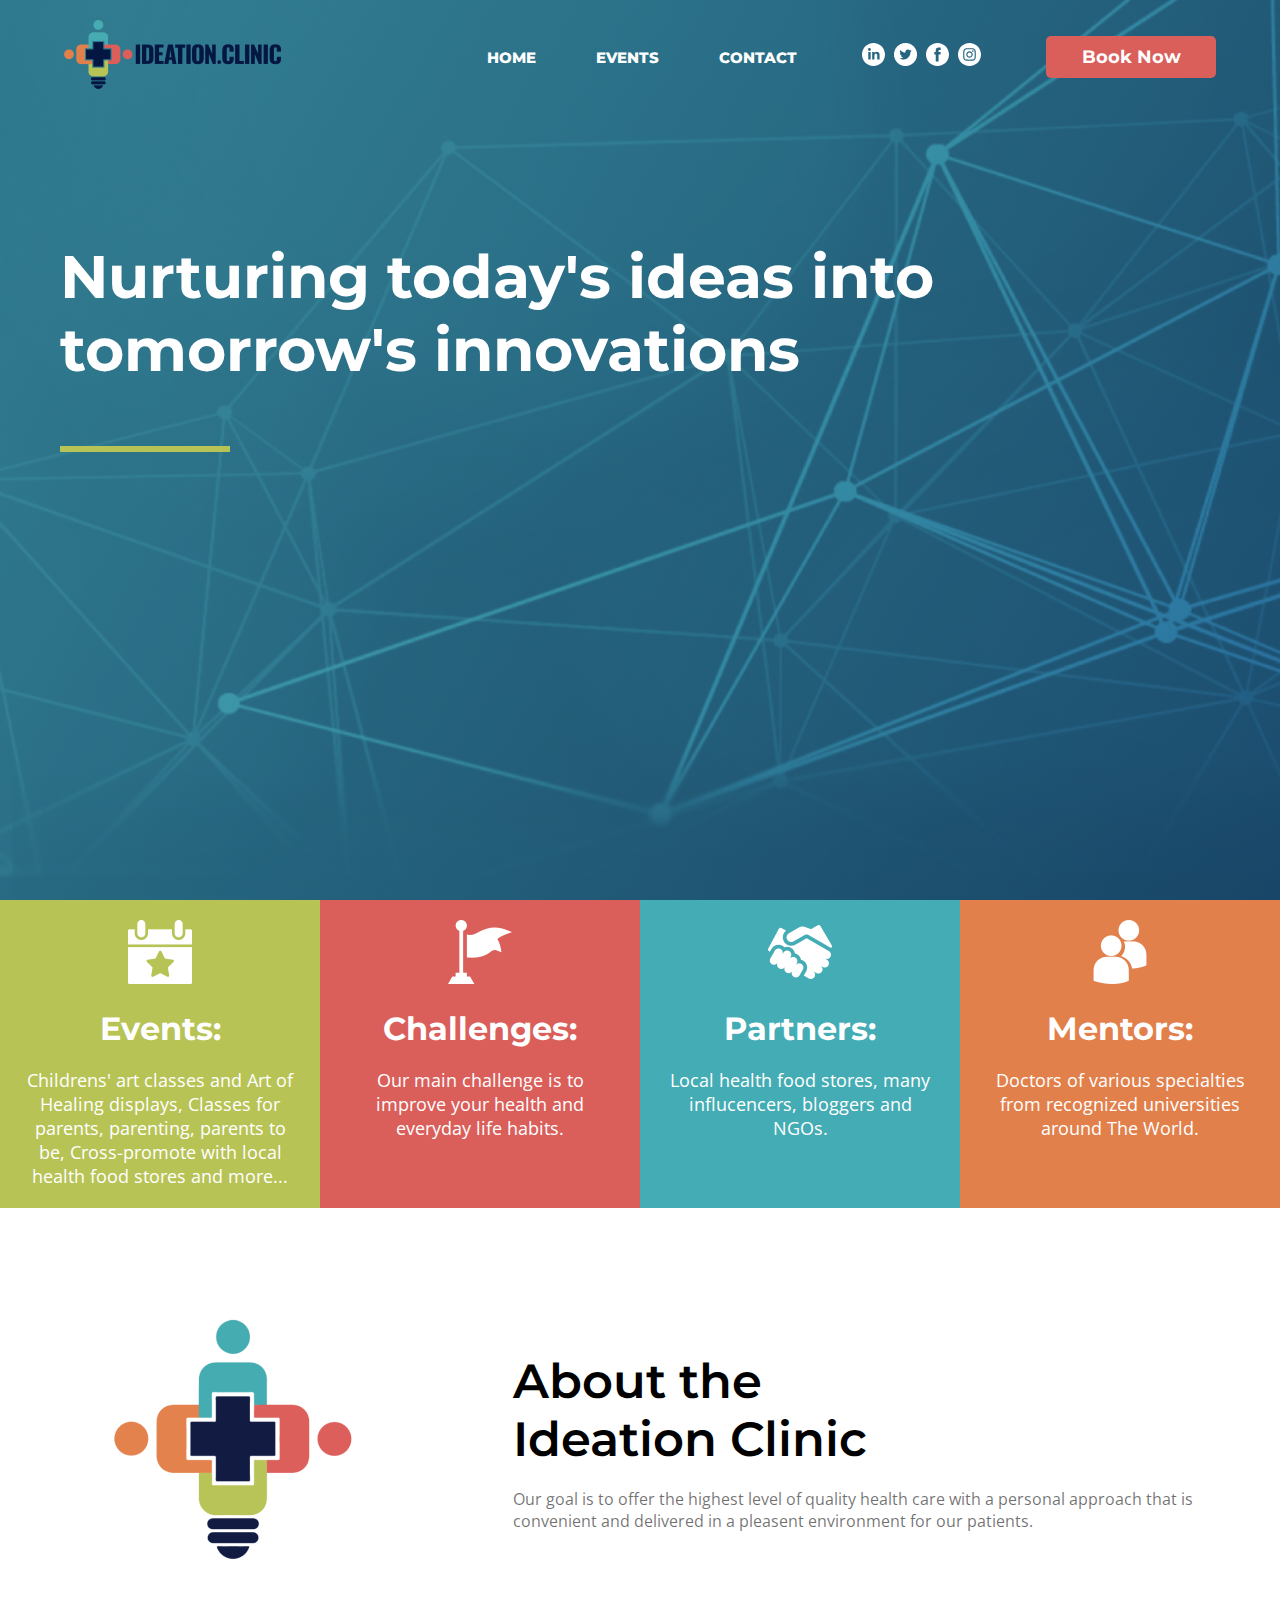
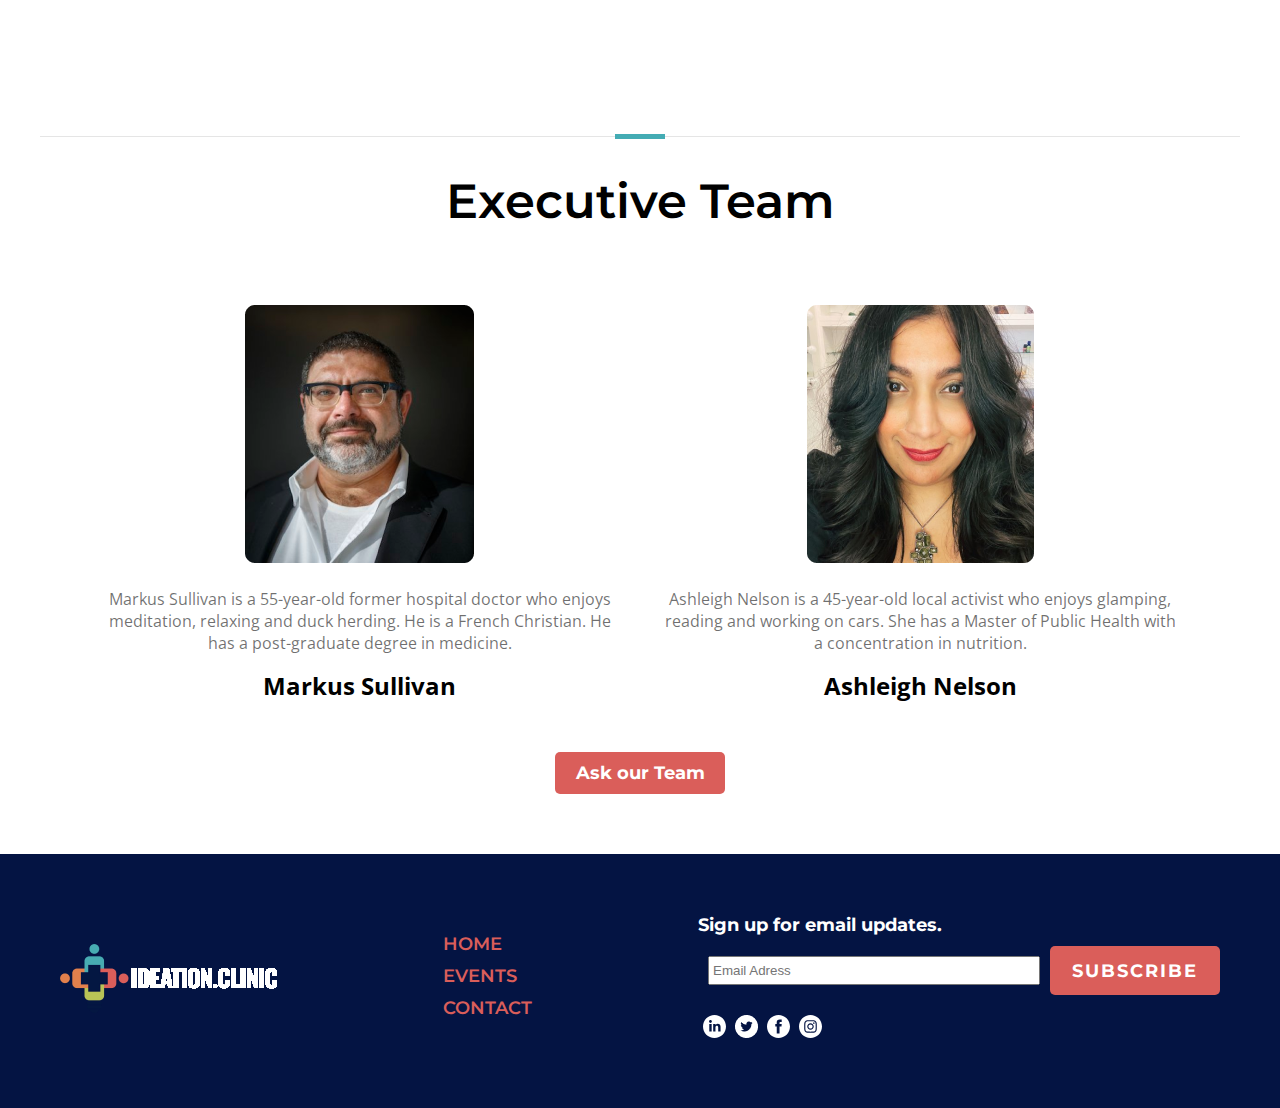
<file: index.html>
<!DOCTYPE html>
<html lang="en">
<head>
    <meta charset="UTF-8">
    <meta http-equiv="X-UA-Compatible" content="IE=edge">
    <meta name="viewport" content="width=device-width, initial-scale=1.0">
    <link rel="preconnect" href="https://fonts.googleapis.com">
    <link rel="preconnect" href="https://fonts.gstatic.com" crossorigin>
    <link href="https://fonts.googleapis.com/css2?family=Montserrat:wght@400;600;700;800&family=Open+Sans&display=swap" rel="stylesheet">
    <!-- prva tri linka su dodati fontovi -->
    <link rel="stylesheet" href="style/pc-style.css">
    <link rel="stylesheet" href="style/tablet-style.css">
    <link rel="stylesheet" href="style/landscape-mobile-style.css">
    <link rel="stylesheet" href="style/mobile-style.css">
    <link rel="stylesheet" href="style/nav.css">
    <!-- linkovani css fajlovi -->
    <link rel="shortcut icon" href="style/slike/about-logo.png" type="image/x-icon">
    <title>Ideation Clinic</title>
</head>
<body>
    <!-- meni se nalazi u hederu -->
    <header>
        <nav class="navbar">
            <a href="#" class="nav-logo"><img class="nav-img" src="style/slike/menu-logo.png" alt="logo"></a>
            <ul class="nav-menu">
            <li class="nav-item">
                <a href="index.html" class="nav-link">HOME</a>
            </li>
            <li class="nav-item">
                <a href="events.html" class="nav-link">EVENTS</a>
            </li>
            <li class="nav-item">
                <a href="contact.html" class="nav-link">CONTACT</a>
            </li>
            <li><div class="nav-content">
                <div class="soc-media nav-soc">
                    <a href="https://www.linkedin.com/" class="soc-link"><img src="style/slike/in.svg" alt="in"></a>
                    <a href="https://twitter.com/i/flow/login" class="soc-link"><img src="style/slike/tw.png" alt="tw"></a>
                    <a href="https://www.facebook.com/" class="soc-link"><img src="style/slike/fb.svg" alt="fb"></a>
                    <a href="https://www.instagram.com/" class="soc-link"><img src="style/slike/ig.svg" alt="ig"></a>
                </div>
            </li>
            <li>
                <a class="nav-btn" href="booknow.html">
                    <div class="nav-btn-content"><p class="btn-text">Book Now</p></div>
                </a>
            </li>
            </ul>
            <div class="hamburger">
                <div class="bar"></div>
                <div class="bar"></div>
                <div class="bar"></div>
            </div>
        </nav>
    </header>
    <section class="hero-section">
        <div class="container">
            <h1 class="hero-heading">
                Nurturing today's ideas into tomorrow's innovations
            </h1>
            <div class="heading-underline"></div>
        </div>
    </section>
    
    
    <section class="features-section">
            <div class="f-content-wrapper">
                <div class="f-content green">
                    <img class="f-img" src="style/slike/calendar-icon.png" alt="calendar">
                    <h3 class="f-heading">Events:</h3>
                    <p class="f-paragraph">Childrens' art classes and Art of Healing displays, Classes for parents, parenting, parents to be, Cross-promote with local health food stores and more...</p>
                </div>

                <div class="f-content red">
                    <img class="f-img" src="style/slike/flag-icon.png" alt="flag">
                    <h3 class="f-heading">Challenges:</h3>
                    <p class="f-paragraph">Our main challenge is to improve your health and everyday life habits.</p>
                </div>
            </div>
            <div class="f-content-wrapper"> 
                <div class="f-content blue">
                    <img class="f-img" src="style/slike/deal-icon.png" alt="deal">
                    <h3 class="f-heading">Partners:</h3>
                    <p class="f-paragraph">Local health food stores, many influcencers, bloggers and NGOs.</p>
                </div>

            <div class="f-content orange">
                <img class="f-img" src="style/slike/people-icon.png" alt="people">
                <h3 class="f-heading">Mentors:</h3>
                <p class="f-paragraph">Doctors of various specialties from recognized universities around The World.</p>
            </div>
        </div>   
    </section>
    
    
    <section class="all-section">
        <div class="container about-div">
            <div class="about-img-wrapper"><img class="about-img" src="style/slike/about-logo.png" alt="logo"></div>
            <div class="about-content">
                <h2 class="section-heading about-heading">About the Ideation Clinic</h2>
                <p>Our goal is to offer the highest level of quality health care with a personal approach that is convenient and delivered in a pleasent environment for our patients.</p>
            </div>
        </div>
    </section>
    
    
    <section class="all-section executive-team">
        <div class="line-wrapper center"><div class="line-notch"></div></div>
        <div class="container exe-container">
            <h2 class="section-heading exe-heading">Executive Team</h2>
            <div class="exe-content-wrapper">
                <div class="exe-content">
                    <img class="exe-img" src="style/slike/person1.png" alt="person1">
                    <p>Markus Sullivan is a 55-year-old former hospital doctor who enjoys meditation, relaxing and duck herding. He is a French Christian. He has a post-graduate degree in medicine.</p>
                    <h3 class="exe-content-heading">Markus Sullivan</h3>
                    </div>
                <div class="exe-content">
                    <img class="exe-img" src="style/slike/person2.png" alt="person2">
                    <p>Ashleigh Nelson is a 45-year-old local activist who enjoys glamping, reading and working on cars. She has a Master of Public Health with a concentration in nutrition.</p>
                    <h3 class="exe-content-heading">Ashleigh Nelson</h3>
                </div>
            </div>
            
                <a class="main-btn exe-btn" href="contact.html">
                    <p class="btn-text">Ask our Team</p>
                </a>
        </div>
    </section>

    <footer class="all-section">
        <div class="container footer-cnt">
            <div class="img-wrapper"><img src="style/slike/footer-logo.png" alt="logo"></div>
            <div class="footer-menu">
                <a href="index.html" class="footer-link">HOME</a>
                <a href="events.html" class="footer-link">EVENTS</a>
                <a href="contact.html" class="footer-link">CONTACT</a>
            </div>
            <div class="subscribe">
                <form>
                    <label class="footer-label" for="email">Sign up for email updates.</label>
                    <div class="form-input-div">
                        <input id="subscribe-mail" class="email-input" type="text" name="email" placeholder="Email Adress">
                        <button id="submit" class="main-btn" type="submit">SUBSCRIBE</button>
                    </div>
                </form>
                <div class="soc-media foot-soc">
                    <a href="https://www.linkedin.com/" class="soc-link"><img src="style/slike/in.svg" alt="in"></a>
                    <a href="https://twitter.com/i/flow/login" class="soc-link"><img src="style/slike/tw.png" alt="tw"></a>
                    <a href="https://www.facebook.com/" class="soc-link"><img src="style/slike/fb.svg" alt="fb"></a>
                    <a href="https://www.instagram.com/" class="soc-link"><img src="style/slike/ig.svg" alt="ig"></a>
                </div>
            </div>
        </div>
    </footer>
    <script src="script/nav.js"></script>
    <script src="script/submit.js"></script>
</body>
</html>
</file>
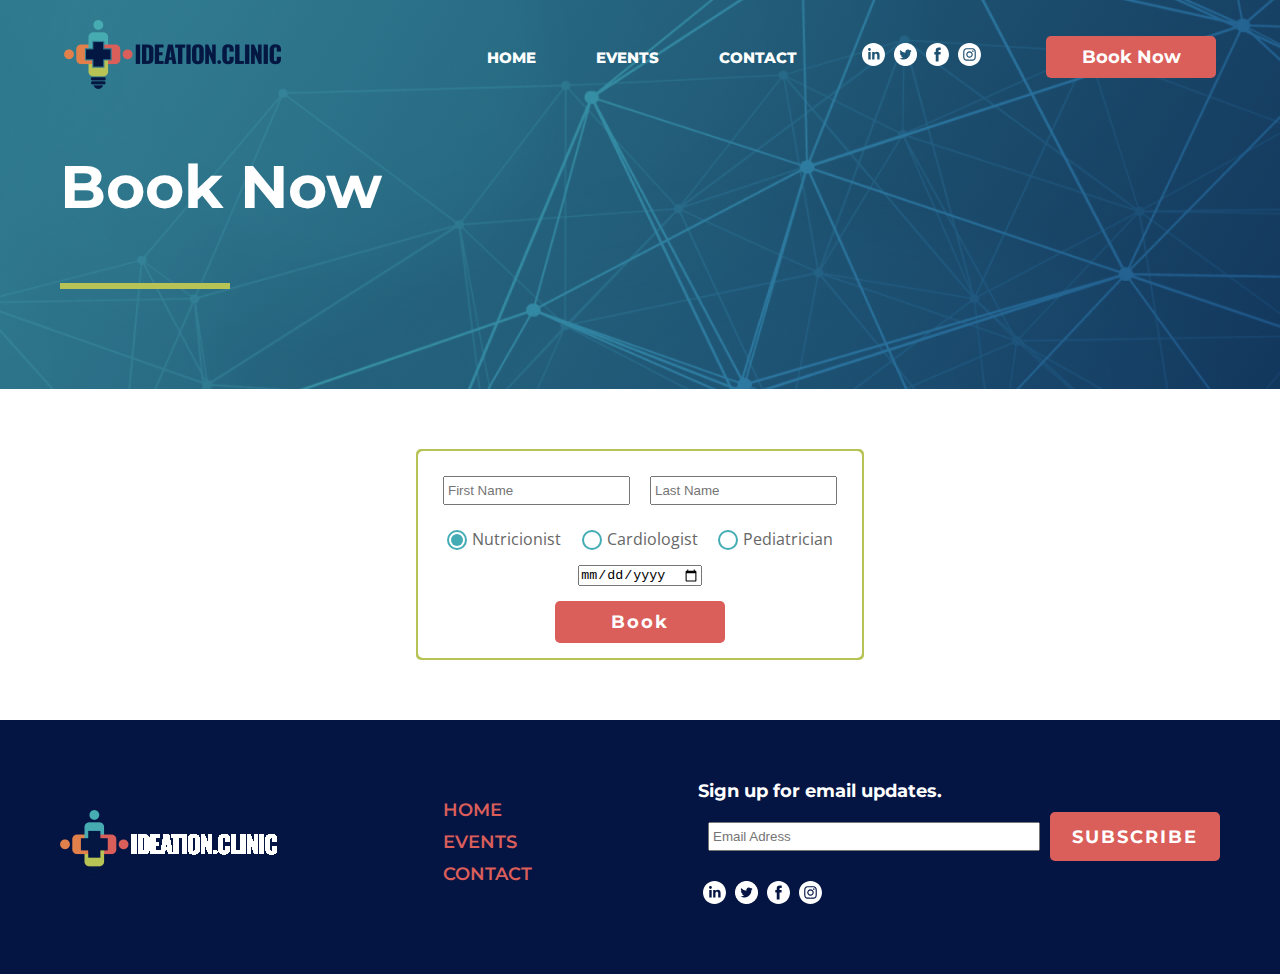
<file: booknow.html>
<!DOCTYPE html>
<html lang="en">
<head>
    <meta charset="UTF-8">
    <meta http-equiv="X-UA-Compatible" content="IE=edge">
    <meta name="viewport" content="width=device-width, initial-scale=1.0">
    <link rel="preconnect" href="https://fonts.googleapis.com">
    <link rel="preconnect" href="https://fonts.gstatic.com" crossorigin>
    <link href="https://fonts.googleapis.com/css2?family=Montserrat:wght@400;600;700;800&family=Open+Sans&display=swap" rel="stylesheet">
    <!-- prva tri linka su dodati fontovi -->
    <link rel="stylesheet" href="style/pc-style.css">
    <link rel="stylesheet" href="style/tablet-style.css">
    <link rel="stylesheet" href="style/landscape-mobile-style.css">
    <link rel="stylesheet" href="style/mobile-style.css">
    <link rel="stylesheet" href="style/nav.css">
    <!-- linkovani css fajlovi -->
    <link rel="shortcut icon" href="style/slike/about-logo.png" type="image/x-icon">
    <title>Book an appointment</title>
</head>
<body>
    <header>
        <nav class="navbar">
            <a href="index.html" class="nav-logo"><img class="nav-img" src="style/slike/menu-logo.png" alt="logo"></a>
            <ul class="nav-menu">
            <li class="nav-item">
                <a href="index.html" class="nav-link">HOME</a>
            </li>
            <li class="nav-item">
                <a href="events.html" class="nav-link">EVENTS</a>
            </li>
            <li class="nav-item">
                <a href="contact.html" class="nav-link">CONTACT</a>
            </li>
            <li><div class="nav-content">
                <div class="soc-media nav-soc">
                    <a href="https://www.linkedin.com/" class="soc-link"><img src="style/slike/in.svg" alt="in"></a>
                    <a href="https://twitter.com/i/flow/login" class="soc-link"><img src="style/slike/tw.png" alt="tw"></a>
                    <a href="https://www.facebook.com/" class="soc-link"><img src="style/slike/fb.svg" alt="fb"></a>
                    <a href="https://www.instagram.com/" class="soc-link"><img src="style/slike/ig.svg" alt="ig"></a>
                </div>
            </li>
            <li>
                <a class="nav-btn" href="booknow.html">
                    <div class="nav-btn-content"><p class="btn-text">Book Now</p></div>
                </a>
            </li>
            </ul>
            <div class="hamburger">
                <div class="bar"></div>
                <div class="bar"></div>
                <div class="bar"></div>
            </div>
        </nav>
    </header>
    <section class="secondary-hero-section">
        <div class="container">
            <h1 class="hero-heading">Book Now</h1>
            <div class="heading-underline"></div>
        </div>
    </section>
    <section class=" all-section book-section">
        <div class="container form-cnt">
            <div class="form-wrapper">
            <form class="form">
                <div class="name-wrapper"><input id="name" type="text" name="name" placeholder="First Name">
                <input id="surname" type="text" name="surname" placeholder="Last Name"></div>
                <div class="doctors">
                    <div class="radio-item">
                        <input type="radio" id="nutricionist" name="doctortype" value="Nutricionist" checked="checked">
                        <label for="nutricionist">Nutricionist</label>
                    </div>
                    <div class="radio-item">
                        <input type="radio" id="cardiologist" name="doctortype" value="Cardiologist">
                        <label for="cardiologist">Cardiologist</label>
                    </div>
                    <div class="radio-item">
                        <input type="radio" id="pediatrician" name="doctortype" value="Pediatrician">
                        <label for="pediatrician">Pediatrician</label>
                    </div>
                </div>
                <div class="date-picker">
                    <input style="display: block;" type="date" name="appointment" id="appointment">
                </div>
                <div class="btn-wrapper">
                    <button type="submit" id="book-btn" class="main-btn">Book</button>
                </div>
            </form>
            </div>
        </div>
    </section>
    <footer class="all-section">
        <div class="container footer-cnt">
            <div class="img-wrapper"><img src="style/slike/footer-logo.png" alt=""></div>
            <div class="footer-menu">
                <a href="#" class="footer-link">HOME</a>
                <a href="#" class="footer-link">EVENTS</a>
                <a href="#" class="footer-link">CONTACT</a>
            </div>
            <div class="subscribe">
                <form>
                    <label class="footer-label" for="email">Sign up for email updates.</label>
                    <div class="form-input-div">
                        <input id="subscribe-mail" class="email-input" type="text" name="email" placeholder="Email Adress">
                        <button id="submit" class="main-btn" type="submit">SUBSCRIBE</button>
                    </div>
                </form>
                <div class="soc-media foot-soc">
                    <a href="https://www.linkedin.com/" class="soc-link"><img src="style/slike/in.svg" alt="in"></a>
                    <a href="https://twitter.com/i/flow/login" class="soc-link"><img src="style/slike/tw.png" alt="tw"></a>
                    <a href="https://www.facebook.com/" class="soc-link"><img src="style/slike/fb.svg" alt="fb"></a>
                    <a href="https://www.instagram.com/" class="soc-link"><img src="style/slike/ig.svg" alt="ig"></a>
                </div>
            </div>
        </div>
    </footer>
    <script src="script/nav.js"></script>
    <script src="script/book.js"></script>
    <script src="script/submit.js"></script>
</body>
</html>
</file>
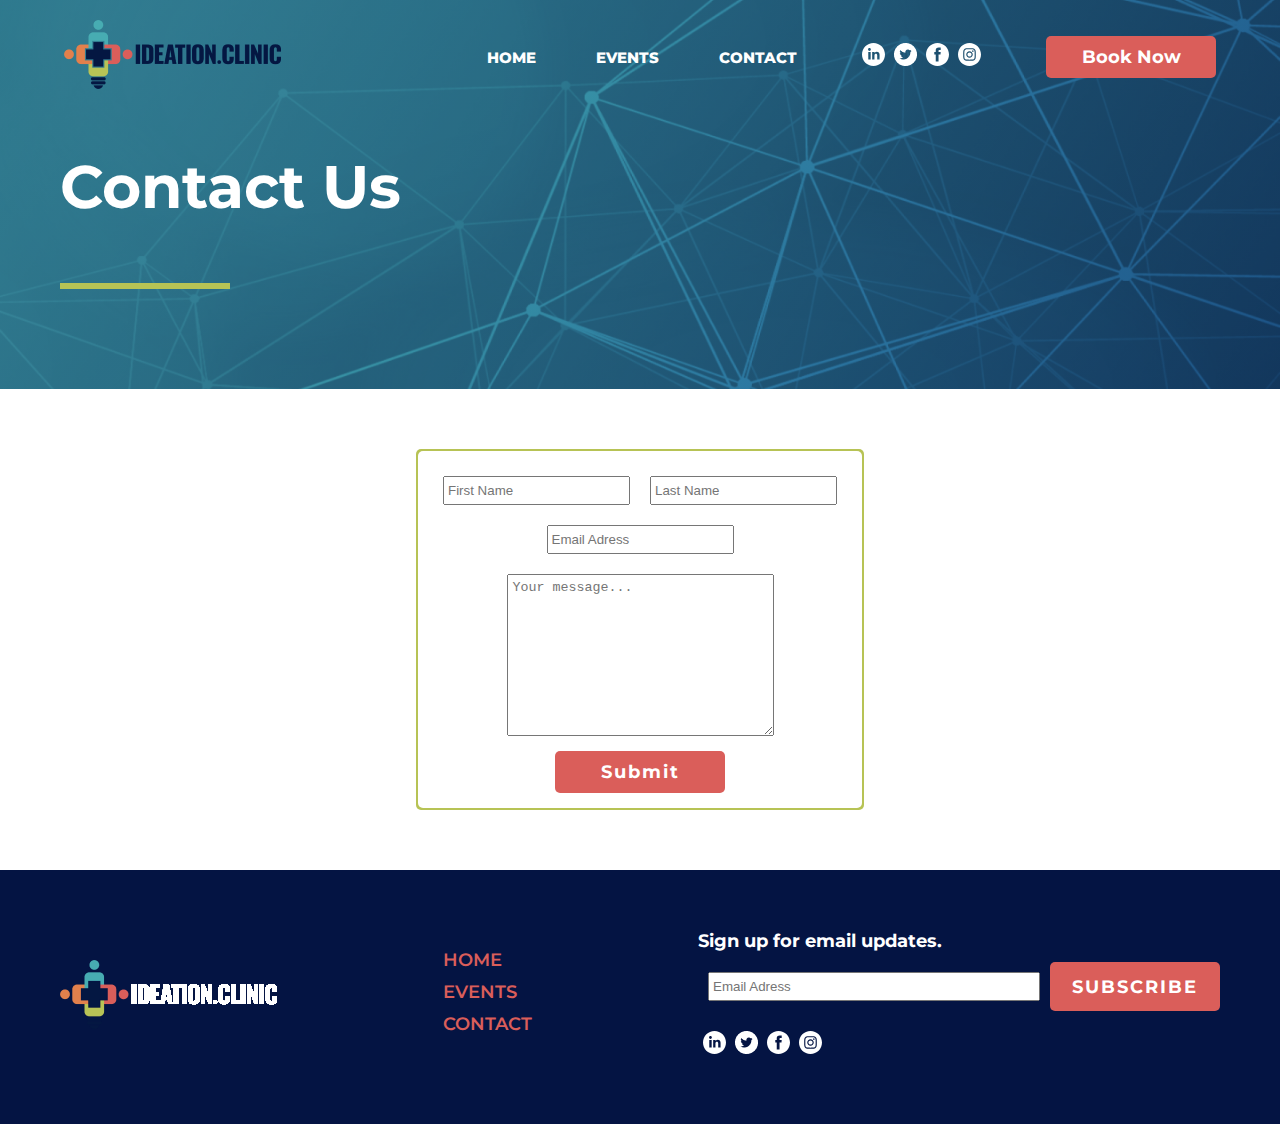
<file: contact.html>
<!DOCTYPE html>
<html lang="en">
<head>
    <meta charset="UTF-8">
    <meta http-equiv="X-UA-Compatible" content="IE=edge">
    <meta name="viewport" content="width=device-width, initial-scale=1.0">
    <link rel="preconnect" href="https://fonts.googleapis.com">
    <link rel="preconnect" href="https://fonts.gstatic.com" crossorigin>
    <link href="https://fonts.googleapis.com/css2?family=Montserrat:wght@400;600;700;800&family=Open+Sans&display=swap" rel="stylesheet">
    <!-- prva tri linka su dodati fontovi -->
    <link rel="stylesheet" href="style/pc-style.css">
    <link rel="stylesheet" href="style/tablet-style.css">
    <link rel="stylesheet" href="style/landscape-mobile-style.css">
    <link rel="stylesheet" href="style/mobile-style.css">
    <link rel="stylesheet" href="style/nav.css">
    <link rel="shortcut icon" href="style/slike/about-logo.png" type="image/x-icon">
    <title>Contact Us</title>
</head>
<body>
    <header>
        <nav class="navbar">
            <a href="index.html" class="nav-logo"><img class="nav-img" src="style/slike/menu-logo.png" alt="logo"></a>
            <ul class="nav-menu">
            <li class="nav-item">
                <a href="index.html" class="nav-link">HOME</a>
            </li>
            <li class="nav-item">
                <a href="events.html" class="nav-link">EVENTS</a>
            </li>
            <li class="nav-item">
                <a href="contact.html" class="nav-link">CONTACT</a>
            </li>
            <li><div class="nav-content">
                <div class="soc-media nav-soc">
                    <a href="https://www.linkedin.com/" class="soc-link"><img src="style/slike/in.svg" alt="in"></a>
                    <a href="https://twitter.com/i/flow/login" class="soc-link"><img src="style/slike/tw.png" alt="tw"></a>
                    <a href="https://www.facebook.com/" class="soc-link"><img src="style/slike/fb.svg" alt="fb"></a>
                    <a href="https://www.instagram.com/" class="soc-link"><img src="style/slike/ig.svg" alt="ig"></a>
                </div>
            </li>
            <li>
                <a class="nav-btn" href="booknow.html">
                    <div class="nav-btn-content"><p class="btn-text">Book Now</p></div>
                </a>
            </li>
            </ul>
            <div class="hamburger">
                <div class="bar"></div>
                <div class="bar"></div>
                <div class="bar"></div>
            </div>
        </nav>
    </header>
    <section class="secondary-hero-section">
        <div class="container">
            <h1 class="hero-heading">Contact Us</h1>
            <div class="heading-underline"></div>
        </div>
    </section>
    <section class="all-section contact-section">
        <div class="container form-cnt">
            <div class="form-wrapper">
            <form class="form">
                <div class="name-wrapper"><input id="name" type="text" name="name" placeholder="First Name">
                <input id="surname" type="text" name="surname" placeholder="Last Name"></div>
                <div class="mail">
                    <input type="email" name="email" id="contant-mail" placeholder="Email Adress">
                </div>
                <div class="message-div">
                    <textarea style="padding: 5px;" name="message" id="message" cols="30" rows="10" placeholder="Your message..."></textarea>
                </div>
                <div class="btn-wrapper">
                    <button type="submit" id="message-btn" class="main-btn">Submit</button>
                </div>
            </form>
            </div>
        </div>
    </section>
    <footer class="all-section">
        <div class="container footer-cnt">
            <div class="img-wrapper"><img src="style/slike/footer-logo.png" alt=""></div>
            <div class="footer-menu">
                <a href="#" class="footer-link">HOME</a>
                <a href="#" class="footer-link">EVENTS</a>
                <a href="#" class="footer-link">CONTACT</a>
            </div>
            <div class="subscribe">
                <form>
                    <label class="footer-label" for="email">Sign up for email updates.</label>
                    <div class="form-input-div">
                        <input id="subscribe-mail" class="email-input" type="text" name="email" placeholder="Email Adress">
                        <button id="submit" class="main-btn" type="submit">SUBSCRIBE</button>
                    </div>
                </form>
                <div class="soc-media foot-soc">
                    <a href="https://www.linkedin.com/" class="soc-link"><img src="style/slike/in.svg" alt="in"></a>
                    <a href="https://twitter.com/i/flow/login" class="soc-link"><img src="style/slike/tw.png" alt="tw"></a>
                    <a href="https://www.facebook.com/" class="soc-link"><img src="style/slike/fb.svg" alt="fb"></a>
                    <a href="https://www.instagram.com/" class="soc-link"><img src="style/slike/ig.svg" alt="ig"></a>
                </div>
            </div>
        </div>
    </footer>
    <script src="script/nav.js"></script>
    <script src="script/submit.js"></script>
    <script src="script/contact.js"></script>
</body>
</html>
</file>
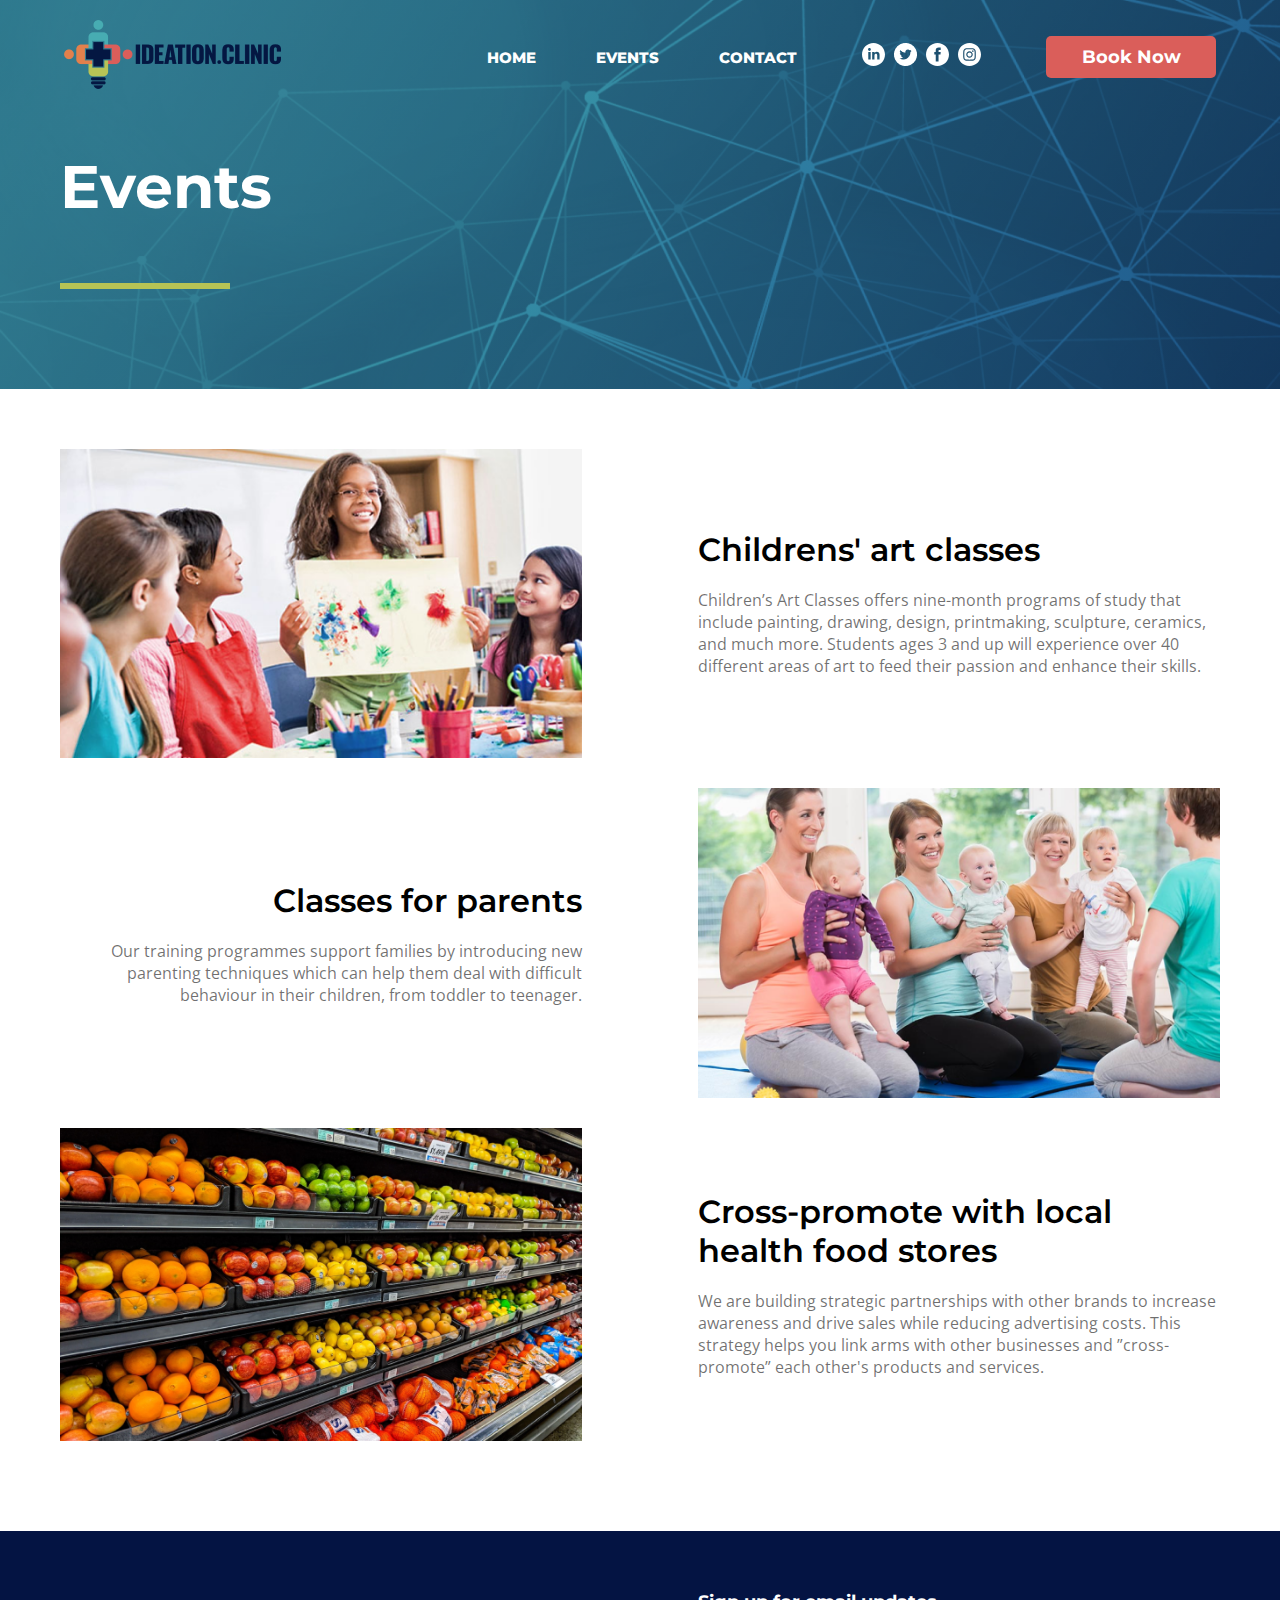
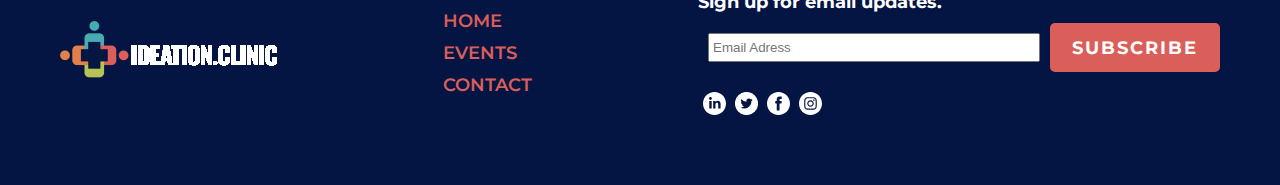
<file: events.html>
<!DOCTYPE html>
<html lang="en">
<head>
    <meta charset="UTF-8">
    <meta http-equiv="X-UA-Compatible" content="IE=edge">
    <meta name="viewport" content="width=device-width, initial-scale=1.0">
    <link rel="preconnect" href="https://fonts.googleapis.com">
    <link rel="preconnect" href="https://fonts.gstatic.com" crossorigin>
    <link href="https://fonts.googleapis.com/css2?family=Montserrat:wght@400;600;700;800&family=Open+Sans&display=swap" rel="stylesheet">
    <!-- prva tri linka su dodati fontovi -->
    <link rel="stylesheet" href="style/pc-style.css">
    <link rel="stylesheet" href="style/tablet-style.css">
    <link rel="stylesheet" href="style/landscape-mobile-style.css">
    <link rel="stylesheet" href="style/mobile-style.css">
    <link rel="stylesheet" href="style/nav.css">
    <link rel="shortcut icon" href="style/slike/about-logo.png" type="image/x-icon">
    <title>Events</title>
</head>
<body>
    <header>
        <nav class="navbar">
            <a href="index.html" class="nav-logo"><img class="nav-img" src="style/slike/menu-logo.png" alt="logo"></a>
            <ul class="nav-menu">
            <li class="nav-item">
                <a href="index.html" class="nav-link">HOME</a>
            </li>
            <li class="nav-item">
                <a href="events.html" class="nav-link">EVENTS</a>
            </li>
            <li class="nav-item">
                <a href="contact.html" class="nav-link">CONTACT</a>
            </li>
            <li><div class="nav-content">
                <div class="soc-media nav-soc">
                    <a href="https://www.linkedin.com/" class="soc-link"><img src="style/slike/in.svg" alt="in"></a>
                    <a href="https://twitter.com/i/flow/login" class="soc-link"><img src="style/slike/tw.png" alt="tw"></a>
                    <a href="https://www.facebook.com/" class="soc-link"><img src="style/slike/fb.svg" alt="fb"></a>
                    <a href="https://www.instagram.com/" class="soc-link"><img src="style/slike/ig.svg" alt="ig"></a>
                </div>
            </li>
            <li>
                <a class="nav-btn" href="booknow.html">
                    <div class="nav-btn-content"><p class="btn-text">Book Now</p></div>
                </a>
            </li>
            </ul>
            <div class="hamburger">
                <div class="bar"></div>
                <div class="bar"></div>
                <div class="bar"></div>
            </div>
        </nav>
    </header>
    <section class="secondary-hero-section">
        <div class="container">
            <h1 class="hero-heading">Events</h1>
            <div class="heading-underline"></div>
        </div>
    </section>
    
    <section class="all-section event-section">
        <div class="container event">
            <div class="event-cnt-wrapper"><img src="style/slike/event1.png" alt="event1"></div>
            <div class="event-cnt-wrapper">
                <h3 class="event-heading">Childrens' art classes</h3>
                <p class="event-txt">Children’s Art Classes offers nine-month programs of study that include painting, drawing, design, printmaking, sculpture, ceramics, and much more. Students ages 3 and up will experience over 40 different areas of art to feed their passion and enhance their skills.</p>
            </div>
        </div>
        <div class="container event">
            <div class="event-cnt-wrapper right">
                <h3 class="event-heading">Classes for parents</h3>
                <p class="event-txt">Our training programmes support families by introducing new parenting techniques which can help them deal with difficult behaviour in their children, from toddler to teenager.</p>
            </div>
            <div class="event-cnt-wrapper"><img src="style/slike/event2.png" alt="event2"></div>
        </div>
        <div class="container event">
            <div class="event-cnt-wrapper"><img src="style/slike/event3.png" alt="event3"></div>
            <div class="event-cnt-wrapper">
                <h3 class="event-heading">Cross-promote with local health food stores</h3>
                <p class="event-txt">We are building strategic partnerships with other brands to increase awareness and drive sales while reducing advertising costs. This strategy helps you link arms with other businesses and ”cross-promote” each other's products and services.</p>
            </div>
        </div>
    </section>


    <footer class="all-section">
        <div class="container footer-cnt">
            <div class="img-wrapper"><img src="style/slike/footer-logo.png" alt=""></div>
            <div class="footer-menu">
                <a href="#" class="footer-link">HOME</a>
                <a href="#" class="footer-link">EVENTS</a>
                <a href="#" class="footer-link">CONTACT</a>
            </div>
            <div class="subscribe">
                <form>
                    <label class="footer-label" for="email">Sign up for email updates.</label>
                    <div class="form-input-div">
                        <input id="subscribe-mail" class="email-input" type="text" name="email" placeholder="Email Adress">
                        <button id="submit" class="main-btn" type="submit">SUBSCRIBE</button>
                    </div>
                </form>
                <div class="soc-media foot-soc">
                    <a href="https://www.linkedin.com/" class="soc-link"><img src="style/slike/in.svg" alt="in"></a>
                    <a href="https://twitter.com/i/flow/login" class="soc-link"><img src="style/slike/tw.png" alt="tw"></a>
                    <a href="https://www.facebook.com/" class="soc-link"><img src="style/slike/fb.svg" alt="fb"></a>
                    <a href="https://www.instagram.com/" class="soc-link"><img src="style/slike/ig.svg" alt="ig"></a>
                </div>
            </div>
        </div>
    </footer>
    <script src="script/nav.js"></script>
    <script src="script/submit.js"></script>
</body>
</html>
</file>
<file: style/pc-style.css>
@media screen and (min-width: 992px){

*,
*::before,
*::after { 
    margin: 0; 
    padding: 0; 
    box-sizing: border-box; 
}
section{
    margin: 0;
}
p{
    margin-top: 20px;
    color: rgba(0, 0, 0, 0.56);
}
html, body{
    padding: 0;
    border: 0;
    font-family: 'Open Sans', sans-serif;
    position: relative;
}


/* POCETNA STRANICA */
header{
    position: absolute;
    top: 0%;
    bottom: auto;
    left: 0%;
    right: 0%;
    margin-top: 20px;
}
.hero-section{
    padding-top: 240px;
    padding-bottom: 150px;
    background: linear-gradient(0deg, rgba(4, 22, 66, 0.3), rgba(4, 22, 66, 0.3)), url(slike/hero-background.png);
    background-repeat: no-repeat;
    background-size: cover;
    margin: 0;
    height: 100vh;
}

.container{
    max-width: 1200px;
    margin-left: auto;
    margin-right: auto;
    padding-left: 20px;
    padding-right: 20px;
}
h1{
    font-family: 'Montserrat';
    font-size: 60px;
    font-weight: 800;
}
.hero-heading{
    color: white;
    font-size: 60px;
    font-weight: bold;
}
.heading-underline{
    width: 170px;
    max-height: 6px;
    min-height: 6px;
    background-color: #b7c355;
    margin-top: 60px;
}

.features-section{
        display: flex;
}
.f-content{
    position: relative;
    width: 50%;
    padding: 20px;
    text-align: center;
}
.f-content-wrapper{
    width: 50%;
    display: flex;
}
.green{
    background-color: #b7c355;
}
.red{
    background-color: #da5e5a;
}
.blue{
    background-color: #44acb4;
}
.orange{
    background-color: #e2804c;
}
.f-heading{
    font-family: 'Montserrat';
    font-weight: 700;
    font-size: 32px;
    color: white;
    margin-top: 20px;
    margin-bottom: 10px;
}
.f-img{
    margin: 0;
}
.f-paragraph{
    color: white;
    font-size: 18px;
}

.all-section{
    padding-top: 60px;
    padding-bottom: 60px;
}
.about-div{
    display: flex;
    justify-content: space-around;
    align-items: center;
    position: relative;
}
.about-img-wrapper{
    margin-right: 100px;
    width: 33%;
}
.about-heading{
    max-width: 370px;
}
.about-content{
    width: 66%;
}
.section-heading{
    font-family: 'Montserrat';
    font-weight: 600;
    font-size: 48px;
}

.line-wrapper{
    max-width: 1200px;
    height: 1px;
    display: flex;
    margin-left: auto;
    margin-right: auto;
    background-color: #e5e5e5;
    align-items: center;
}
.line-notch{
    background-color: #44acb4;
    width: 50px;
    height: 5px;
}
.center{
    justify-content: center;
}
.exe-heading{
    margin-top: 35px;
    margin-bottom: 75px;
}
.exe-container{
    display: flex;
    flex-direction: column;
    text-align: center;
    position: relative;
    justify-content: center;
}
.exe-content-wrapper{
    display: flex;
    justify-content: space-evenly;
}
.exe-content{
    text-align: center;
    width: 45%;
}
.exe-content-heading{
    font-size: 24px;
    font-family: 'Open Sans';
    margin-top: 15px;
}
.exe-img{
    max-width: 100%;
}
.main-btn{
    background-color: #da5e5a;
    width: 170px;
    text-align: center;
    padding-left: 15px;
    padding-right: 15px;
    padding-top: 10px;
    padding-bottom: 10px;
    border-radius: 5px;
    text-decoration: none;
    transition: 0.3s;
    
}
.main-btn:hover{
    background-color: #ac3b37;
}
.btn-text{
    margin: 0;
    font-family: 'Montserrat';
    font-weight: 700;
    font-size: 18px;
    color: white;
}
.exe-btn{
    margin-left: auto;
    margin-right: auto;
    margin-top: 50px;
}


button, input[type="submit"], input[type="reset"] {
	background: none;
	color: inherit;
	border: none;
	padding: 0;
	font: inherit;
	cursor: pointer;
	outline: inherit;
    color: white;
    font-size: 18px;
    font-family: 'Montserrat';
    font-weight: 700;
    letter-spacing: 2px;
}
footer{
    background-color: #041443;
}
.footer-cnt{
    display: flex;
    justify-content: space-between;
    align-items: center;
}
.footer-menu{
    display: flex;
    flex-direction: column;
    justify-content: flex-start;
}
.footer-link{
    display: block;
    color: #da5e5a;
    font-family: 'Montserrat';
    font-weight: 600;
    font-size: 18px;
    text-align: left;
    margin-bottom: 10px;
}
.footer-label{
    color: white;
    font-family: 'Montserrat';
    font-weight: 700;
    font-size: 18px;
}
.form-input-div{
    display: flex;
    margin-top: 10px;
    justify-content: space-between;
}
.email-input{
    margin-right: 10px;
    flex-grow: 2;
    height: 100%;
}
.subscribe{
    width: 45%;
}
.foot-soc{
    margin-top: 15px;
}


/* BOOK NOW STRANICA */

.secondary-hero-section{
    padding-top: 150px;
    padding-bottom: 100px;
    background: linear-gradient(0deg, rgba(4, 22, 66, 0.3), rgba(4, 22, 66, 0.3)), url(slike/hero-background.png);
    background-repeat: no-repeat;
    background-size: cover;
    margin: 0;
}
.form-cnt{
    display: flex;
    flex-direction: row;
    justify-content: center;
}
input[type="text"], input[type="email"]{
    margin: 10px;
    padding-top: 5px;
    padding-bottom: 5px;
    padding-left: 3px;
    padding-right: 3px;
}
.doctors{
    display: flex;
    justify-content: space-evenly;
    margin-bottom: 15px;
}
.form-wrapper{
    background-color: #b7c355;
    border-radius: 5px;
    padding: 2px;
}
.form{
    background-color: white;
    border-radius: 5px;
    padding: 15px;
}
.radio-item {
    display: inline-block;
    position: relative;
    padding: 0 6px;
    margin: 10px 0 0;
  }
  
  .radio-item input[type='radio'] {
    display: none;
  }
  
  .radio-item label {
    color: #666;
    font-weight: normal;
  }
  
  .radio-item label:before {
    content: " ";
    display: inline-block;
    position: relative;
    top: 5px;
    margin: 0 5px 0 0;
    width: 20px;
    height: 20px;
    border-radius: 11px;
    border: 2px solid #44acb4;
    background-color: transparent;
  }
  
  .radio-item input[type=radio]:checked + label:after {
    border-radius: 11px;
    width: 12px;
    height: 12px;
    position: absolute;
    top: 9px;
    left: 10px;
    content: " ";
    display: block;
    background: #44acb4;
  }
  .date-picker{
    display: flex;
    justify-content: center;
    flex-direction: row;
 }
 .btn-wrapper{
    display: flex;
    justify-content: center;
    margin-top: 15px;
 }
 .name-wrapper{
    display: flex;
    align-items: center;
    justify-content: space-between;
 }

 /* EVENT STRANICA */

 .event{
    display: flex;
    justify-content: space-between;
    position: relative;
    margin-bottom: 30px;
    align-items: center;
 }
.event-cnt-wrapper{
    display: flex;
    
    justify-content: center;
    width: 45%;
    height: 100%;
    flex-direction: column;
}
.event-cnt-wrapper img {
    width: 100%;
    height: auto;
}
.event-cnt-wrapper.right{
    text-align: right;
}
.event-heading{
    font-family: 'Montserrat';
    font-weight: 600;
    font-size: 32px;
}

/* CONTACT */

.mail{
    display: flex;
    justify-content: center;
    align-items: center;
    margin-bottom: 10px;
}
.message-div
{
    display: flex;
    justify-content: center;
    align-items: center;
}
}
</file>
<file: style/tablet-style.css>
@media screen and (min-width: 768px) and (max-width:991px){

    *,
    *::before,
    *::after { 
        margin: 0; 
        padding: 0; 
        box-sizing: border-box; 
    }
    section{
        margin: 0;
    }
    p{
        margin-top: 20px;
        color: rgba(0, 0, 0, 0.56);
    }
    html, body{
        padding: 0;
        border: 0;
        font-family: 'Open Sans', sans-serif;
        position: relative;
    }
    
    .hero-section{
        padding-top: 240px;
        padding-bottom: 150px;
        background: linear-gradient(0deg, rgba(4, 22, 66, 0.3), rgba(4, 22, 66, 0.3)), url(slike/hero-background.png);
        background-repeat: no-repeat;
        background-size: cover;
        margin: 0;
        height: 100vh;
    }
    
    .container{
        max-width: 1200px;
        margin-left: auto;
        margin-right: auto;
        padding-left: 20px;
        padding-right: 20px;
    }
    h1{
        font-family: 'Montserrat';
        font-size: 60px;
        font-weight: 800;
    }
    .hero-heading{
        color: white;
        font-size: 45px;
        font-weight: bold;
    }
    .heading-underline{
        width: 170px;
        max-height: 6px;
        min-height: 6px;
        background-color: #b7c355;
        margin-top: 60px;
    }
    
    .f-content{
        position: relative;
        flex-wrap: wrap;
        width: 50%;
        padding: 20px;
        text-align: center;
    }
    .f-content-wrapper{
        display: flex;
    }
    .green{
        background-color: #b7c355;
    }
    .red{
        background-color: #da5e5a;
    }
    .blue{
        background-color: #44acb4;
    }
    .orange{
        background-color: #e2804c;
    }
    .f-heading{
        font-family: 'Montserrat';
        font-weight: 700;
        font-size: 32px;
        color: white;
        margin-top: 20px;
        margin-bottom: 10px;
    }
    .f-img{
        margin: 0;
    }
    .f-paragraph{
        color: white;
        font-size: 18px;
    }
    
    .all-section{
        padding-top: 60px;
        padding-bottom: 60px;
    }
    .about-div{
        display: flex;
        justify-content: space-around;
        align-items: center;
        position: relative;
    }
    .about-img-wrapper{
        margin-right: 100px;
        width: 33%;
    }
    .about-heading{
        max-width: 370px;
    }
    .about-content{
        width: 66%;
    }
    .section-heading{
        font-family: 'Montserrat';
        font-weight: 600;
        font-size: 40px;
    }
    
    .line-wrapper{
        max-width: 1200px;
        height: 1px;
        display: flex;
        margin-left: auto;
        margin-right: auto;
        background-color: #e5e5e5;
        align-items: center;
    }
    .line-notch{
        background-color: #44acb4;
        width: 50px;
        height: 5px;
    }
    .center{
        justify-content: center;
    }
    .exe-heading{
        margin-top: 35px;
        margin-bottom: 75px;
    }
    .exe-container{
        display: flex;
        flex-direction: column;
        text-align: center;
        position: relative;
        justify-content: center;
    }
    .exe-content-wrapper{
        display: flex;
        justify-content: space-evenly;
    }
    .exe-content{
        text-align: center;
        width: 45%;
    }
    .exe-content-heading{
        font-size: 24px;
        font-family: 'Open Sans';
        margin-top: 15px;
    }
    .exe-img{
        max-width: 100%;
    }
    .main-btn{
        background-color: #da5e5a;
        width: 170px;
        text-align: center;
        padding-left: 15px;
        padding-right: 15px;
        padding-top: 10px;
        padding-bottom: 10px;
        border-radius: 5px;
        text-decoration: none;
        transition: 0.3s;
        
    }
    .main-btn:hover{
        background-color: #ac3b37;
    }
    .btn-text{
        margin: 0;
        font-family: 'Montserrat';
        font-weight: 700;
        font-size: 18px;
        color: white;
    }
    .exe-btn{
        margin-left: auto;
        margin-right: auto;
        margin-top: 50px;
    }
    button, input[type="submit"], input[type="reset"] {
        background: none;
        color: inherit;
        border: none;
        padding: 0;
        font: inherit;
        cursor: pointer;
        outline: inherit;
        color: white;
        font-size: 18px;
        font-family: 'Montserrat';
        font-weight: 700;
        letter-spacing: 2px;
    }
    footer{
        background-color: #041443;
    }
    .footer-cnt{
        display: flex;
        justify-content: space-between;
        align-items: center;
    }
    .footer-menu{
        display: flex;
        flex-direction: column;
        justify-content: flex-start;
    }
    .footer-link{
        display: block;
        color: #da5e5a;
        font-family: 'Montserrat';
        font-weight: 600;
        font-size: 18px;
        text-align: left;
        margin-bottom: 10px;
    }
    .footer-label{
        color: white;
        font-family: 'Montserrat';
        font-weight: 700;
        font-size: 18px;
    }
    .form-input-div{
        display: flex;
        margin-top: 10px;
        justify-content: space-between;
    }
    .email-input{
        margin-right: 10px;
        flex-grow: 2;
    }
    .subscribe{
        width: 45%;
    }
    .foot-soc{
        margin-top: 15px;
    }


    /* BOOK STRANICA */


    .secondary-hero-section{
        padding-top: 150px;
        padding-bottom: 100px;
        background: linear-gradient(0deg, rgba(4, 22, 66, 0.3), rgba(4, 22, 66, 0.3)), url(slike/hero-background.png);
        background-repeat: no-repeat;
        background-size: cover;
        margin: 0;
    }
    .form-cnt{
        display: flex;
        flex-direction: row;
        justify-content: center;
    }
    input[type="text"], input[type="email"]{
        margin: 10px;
        padding-top: 5px;
        padding-bottom: 5px;
        padding-left: 3px;
        padding-right: 3px;
    }
    .doctors{
        display: flex;
        justify-content: space-evenly;
        margin-bottom: 15px;
    }
    .form-wrapper{
        background-color: #b7c355;
        border-radius: 5px;
        padding: 2px;
    }
    .form{
        background-color: white;
        border-radius: 5px;
        padding: 15px;
    }
    .radio-item {
        display: inline-block;
        position: relative;
        padding: 0 6px;
        margin: 10px 0 0;
      }
      
      .radio-item input[type='radio'] {
        display: none;
      }
      
      .radio-item label {
        color: #666;
        font-weight: normal;
      }
      
      .radio-item label:before {
        content: " ";
        display: inline-block;
        position: relative;
        top: 5px;
        margin: 0 5px 0 0;
        width: 20px;
        height: 20px;
        border-radius: 11px;
        border: 2px solid #44acb4;
        background-color: transparent;
      }
      
      .radio-item input[type=radio]:checked + label:after {
        border-radius: 11px;
        width: 12px;
        height: 12px;
        position: absolute;
        top: 9px;
        left: 10px;
        content: " ";
        display: block;
        background: #44acb4;
      }
      .date-picker{
        display: flex;
        justify-content: center;
        flex-direction: row;
     }
     .btn-wrapper{
        display: flex;
        justify-content: center;
        margin-top: 15px;
     }
     .name-wrapper{
        display: flex;
        align-items: center;
        justify-content: space-between;
     }
    /* CONTACT */

.mail{
    display: flex;
    justify-content: center;
    align-items: center;
    margin-bottom: 10px;
}
.message-div
{
    display: flex;
    justify-content: center;
    align-items: center;
}
}
</file>
<file: style/landscape-mobile-style.css>
@media screen and (min-width:480px) and (max-width:767px) {
    *,
    *::before,
    *::after { 
        margin: 0; 
        padding: 0; 
        box-sizing: border-box; 
    }
    section{
        margin: 0;
    }
    p{
        margin-top: 20px;
        color: rgba(0, 0, 0, 0.56);
    }
    html, body{
        padding: 0;
        border: 0;
        font-family: 'Open Sans', sans-serif;
        position: relative;
    }
    
    .hero-section{
        padding-top: 240px;
        padding-bottom: 150px;
        background: linear-gradient(0deg, rgba(4, 22, 66, 0.3), rgba(4, 22, 66, 0.3)), url(slike/hero-background.png);
        background-repeat: no-repeat;
        background-size: cover;
        margin: 0;
        height: 100vh;
    }
    
    .container{
        max-width: 1200px;
        margin-left: auto;
        margin-right: auto;
        padding-left: 20px;
        padding-right: 20px;
    }
    h1{
        font-family: 'Montserrat';
        font-size: 60px;
        font-weight: 800;
    }
    .hero-heading{
        color: white;
        font-size: 27px;
        font-weight: bold;
    }
    .heading-underline{
        width: 170px;
        max-height: 6px;
        min-height: 6px;
        background-color: #b7c355;
        margin-top: 60px;
    }
    
    .f-content{
        position: relative;
        flex-wrap: wrap;
        width: 100%;
        padding: 20px;
        text-align: center;
    }
    .green{
        background-color: #b7c355;
    }
    .red{
        background-color: #da5e5a;
    }
    .blue{
        background-color: #44acb4;
    }
    .orange{
        background-color: #e2804c;
    }
    .f-heading{
        font-family: 'Montserrat';
        font-weight: 700;
        font-size: 32px;
        color: white;
        margin-top: 20px;
        margin-bottom: 10px;
    }
    .f-img{
        margin: 0;
    }
    .f-paragraph{
        color: white;
        font-size: 18px;
    }
    
    .all-section{
        padding-top: 60px;
        padding-bottom: 60px;
    }
    .about-div{
        display: flex;
        flex-direction: column;
        justify-content: space-around;
        align-items: center;
        position: relative;
        text-align: center;
    }
    
    .section-heading{
        font-family: 'Montserrat';
        font-weight: 600;
        font-size: 26px;
    }
    
    .line-wrapper{
        max-width: 1200px;
        height: 1px;
        display: flex;
        margin-left: auto;
        margin-right: auto;
        background-color: #e5e5e5;
        align-items: center;
    }
    .line-notch{
        background-color: #44acb4;
        width: 50px;
        height: 5px;
    }
    .center{
        justify-content: center;
    }
    .exe-heading{
        margin-top: 35px;
        margin-bottom: 75px;
    }
    .exe-container{
        display: flex;
        flex-direction: column;
        text-align: center;
        position: relative;
        justify-content: center;
    }
    .exe-content-wrapper{
        display: flex;
        flex-direction: column;
        align-items: center;
        width: 100%;
    }
    .exe-content{
        text-align: center;
        width: 100%;
    }
    .exe-content-heading{
        font-size: 21px;
        font-family: 'Open Sans';
        margin-top: 15px;
    }
    .exe-img{
        max-width: 100%;
    }
    .main-btn{
        background-color: #da5e5a;
        width: 170px;
        text-align: center;
        padding-left: 15px;
        padding-right: 15px;
        padding-top: 10px;
        padding-bottom: 10px;
        border-radius: 5px;
        text-decoration: none;
        transition: 0.3s;
        
    }
    .main-btn:hover{
        background-color: #ac3b37;
    }
    .btn-text{
        margin: 0;
        font-family: 'Montserrat';
        font-weight: 700;
        font-size: 18px;
        color: white;
    }
    .exe-btn{
        margin-left: auto;
        margin-right: auto;
        margin-top: 50px;
    }
    button, input[type="submit"], input[type="reset"] {
        background: none;
        color: inherit;
        border: none;
        padding: 0;
        font: inherit;
        cursor: pointer;
        outline: inherit;
        color: white;
        font-size: 18px;
        font-family: 'Montserrat';
        font-weight: 700;
        letter-spacing: 2px;
    }
    footer{
        background-color: #041443;
    }
    .footer-cnt{
        display: flex;
        align-items: center;
        flex-direction: column;
        text-align: center;
    }
    .footer-menu{
        display: flex;
        flex-direction: column;
        text-align: center;
        align-items: center;
    }
    .footer-link{
        display: block;
        color: #da5e5a;
        font-family: 'Montserrat';
        font-weight: 600;
        font-size: 18px;
        margin-bottom: 10px;
    }
    .footer-label{
        color: white;
        font-family: 'Montserrat';
        font-weight: 700;
        font-size: 18px;
    }
    .form-input-div{
        display: flex;
        margin-top: 10px;
        justify-content: space-between;
        align-items: center;
    }
    .subscribe{
        width: 100%;
    }
    .email-input{
        flex-grow: 2;
        height: 40px;
        border-radius: 5px;
    }
    #submit{
        margin-left: 10px;
    }
    .foot-soc{
        margin-top: 15px;
    }

    /* BOOk STRANICA */

    .secondary-hero-section{
        padding-top: 150px;
        padding-bottom: 100px;
        background: linear-gradient(0deg, rgba(4, 22, 66, 0.3), rgba(4, 22, 66, 0.3)), url(slike/hero-background.png);
        background-repeat: no-repeat;
        background-size: cover;
        margin: 0;
    }
    .form-cnt{
        display: flex;
        flex-direction: row;
        justify-content: center;
    }
    input[type="text"], input[type="email"]{
        margin: 10px;
        padding-top: 5px;
        padding-bottom: 5px;
        padding-left: 3px;
        padding-right: 3px;
    }
    .doctors{
        display: flex;
        justify-content: space-evenly;
        margin-bottom: 15px;
    }
    .form-wrapper{
        background-color: #b7c355;
        border-radius: 5px;
        padding: 2px;
    }
    .form{
        background-color: white;
        border-radius: 5px;
        padding: 15px;
    }
    .radio-item {
        display: inline-block;
        position: relative;
        padding: 0 6px;
        margin: 10px 0 0;
      }
      
      .radio-item input[type='radio'] {
        display: none;
      }
      
      .radio-item label {
        color: #666;
        font-weight: normal;
      }
      
      .radio-item label:before {
        content: " ";
        display: inline-block;
        position: relative;
        top: 5px;
        margin: 0 5px 0 0;
        width: 20px;
        height: 20px;
        border-radius: 11px;
        border: 2px solid #44acb4;
        background-color: transparent;
      }
      
      .radio-item input[type=radio]:checked + label:after {
        border-radius: 11px;
        width: 12px;
        height: 12px;
        position: absolute;
        top: 9px;
        left: 10px;
        content: " ";
        display: block;
        background: #44acb4;
      }
      .date-picker{
        display: flex;
        justify-content: center;
        flex-direction: row;
     }
     .btn-wrapper{
        display: flex;
        justify-content: center;
        margin-top: 15px;
     }
     .name-wrapper{
        display: flex;
        align-items: center;
        justify-content: space-between;
     }
     /* CONTACT */

.mail{
    display: flex;
    justify-content: center;
    align-items: center;
    margin-bottom: 10px;
}
.message-div
{
    display: flex;
    justify-content: center;
    align-items: center;
}
}
</file>
<file: style/mobile-style.css>
@media screen and (max-width:479px) {
    *,
    *::before,
    *::after { 
        margin: 0; 
        padding: 0; 
        box-sizing: border-box; 
    }
    section{
        margin: 0;
    }
    p{
        margin-top: 20px;
        color: rgba(0, 0, 0, 0.56);
    }
    html, body{
        padding: 0;
        border: 0;
        font-family: 'Open Sans', sans-serif;
        position: relative;
    }
    .nav-img{
        width: 150px;
        height: auto;
    }
    .hero-section{
        padding-top: 240px;
        padding-bottom: 150px;
        background: linear-gradient(0deg, rgba(4, 22, 66, 0.3), rgba(4, 22, 66, 0.3)), url(slike/hero-background.png);
        background-repeat: no-repeat;
        background-size: cover;
        margin: 0;
        height: 100vh;
    }
    
    .container{
        max-width: 1200px;
        margin-left: auto;
        margin-right: auto;
        padding-left: 20px;
        padding-right: 20px;
    }
    h1{
        font-family: 'Montserrat';
        font-size: 60px;
        font-weight: 800;
    }
    .hero-heading{
        color: white;
        font-size: 27px;
        font-weight: bold;
    }
    .heading-underline{
        width: 170px;
        max-height: 6px;
        min-height: 6px;
        background-color: #b7c355;
        margin-top: 60px;
    }
    
    .f-content{
        position: relative;
        flex-wrap: wrap;
        width: 100%;
        padding: 20px;
        text-align: center;
    }
    .green{
        background-color: #b7c355;
    }
    .red{
        background-color: #da5e5a;
    }
    .blue{
        background-color: #44acb4;
    }
    .orange{
        background-color: #e2804c;
    }
    .f-heading{
        font-family: 'Montserrat';
        font-weight: 700;
        font-size: 32px;
        color: white;
        margin-top: 20px;
        margin-bottom: 10px;
    }
    .f-img{
        margin: 0;
    }
    .f-paragraph{
        color: white;
        font-size: 18px;
    }
    
    .all-section{
        padding-top: 60px;
        padding-bottom: 60px;
    }
    .about-div{
        display: flex;
        flex-direction: column;
        justify-content: space-around;
        align-items: center;
        position: relative;
        text-align: center;
    }
    
    .section-heading{
        font-family: 'Montserrat';
        font-weight: 600;
        font-size: 26px;
    }
    
    .line-wrapper{
        max-width: 1200px;
        height: 1px;
        display: flex;
        margin-left: auto;
        margin-right: auto;
        background-color: #e5e5e5;
        align-items: center;
    }
    .line-notch{
        background-color: #44acb4;
        width: 50px;
        height: 5px;
    }
    .center{
        justify-content: center;
    }
    .exe-heading{
        margin-top: 35px;
        margin-bottom: 75px;
    }
    .exe-container{
        display: flex;
        flex-direction: column;
        text-align: center;
        position: relative;
        justify-content: center;
    }
    .exe-content-wrapper{
        display: flex;
        flex-direction: column;
        align-items: center;
        width: 100%;
    }
    .exe-content{
        text-align: center;
        width: 100%;
    }
    .exe-content-heading{
        font-size: 21px;
        font-family: 'Open Sans';
        margin-top: 15px;
    }
    .exe-img{
        max-width: 100%;
    }
    .main-btn{
        background-color: #da5e5a;
        width: 170px;
        text-align: center;
        padding-left: 15px;
        padding-right: 15px;
        padding-top: 10px;
        padding-bottom: 10px;
        border-radius: 5px;
        text-decoration: none;
        transition: 0.3s;
        
    }
    .main-btn:hover{
        background-color: #ac3b37;
    }
    .btn-text{
        margin: 0;
        font-family: 'Montserrat';
        font-weight: 700;
        font-size: 18px;
        color: white;
    }
    .exe-btn{
        margin-left: auto;
        margin-right: auto;
        margin-top: 50px;
    }
    button, input[type="submit"], input[type="reset"] {
        background: none;
        color: inherit;
        border: none;
        padding: 0;
        font: inherit;
        cursor: pointer;
        outline: inherit;
        color: white;
        font-size: 18px;
        font-family: 'Montserrat';
        font-weight: 700;
        letter-spacing: 2px;
    }
    footer{
        background-color: #041443;
    }
    .footer-cnt{
        display: flex;
        align-items: center;
        flex-direction: column;
        text-align: center;
    }
    .footer-menu{
        display: flex;
        flex-direction: column;
        text-align: center;
        align-items: center;
    }
    .footer-link{
        display: block;
        color: #da5e5a;
        font-family: 'Montserrat';
        font-weight: 600;
        font-size: 18px;
        margin-bottom: 10px;
    }
    .footer-label{
        color: white;
        font-family: 'Montserrat';
        font-weight: 700;
        font-size: 18px;
    }
    .form-input-div{
        display: flex;
        margin-top: 10px;
        flex-direction: column;
        justify-content: center;
        align-items: center;
    }
    
    .email-input{
        flex-grow: 2;
        height: 40px;
        border-radius: 5px;
    }
    #submit{
        margin-top: 10px;
        flex-shrink: 2;
    }
    .foot-soc{
        margin-top: 15px;
    }
    /* BOOK STRANICA */

    .secondary-hero-section{
        padding-top: 150px;
        padding-bottom: 100px;
        background: linear-gradient(0deg, rgba(4, 22, 66, 0.3), rgba(4, 22, 66, 0.3)), url(slike/hero-background.png);
        background-repeat: no-repeat;
        background-size: cover;
        margin: 0;
    }

    input[type="text"], input[type="email"]{
        margin: 10px;
        padding-top: 5px;
        padding-bottom: 5px;
        padding-left: 3px;
        padding-right: 3px;
    }
    .doctors{
        display: flex;
        justify-content: space-evenly;
        margin-bottom: 15px;
    }
    .form-wrapper{
        background-color: #b7c355;
        border-radius: 5px;
        padding: 2px;
    }
    .form{
        background-color: white;
        border-radius: 5px;
        padding: 15px;
    }
    .radio-item {
        display: inline-block;
        position: relative;
        padding: 0 6px;
        margin: 10px 0 0;
      }
      
      .radio-item input[type='radio'] {
        display: none;
      }
      
      .radio-item label {
        color: #666;
        font-weight: normal;
      }
      
      .radio-item label:before {
        content: " ";
        display: inline-block;
        position: relative;
        top: 5px;
        margin: 0 5px 0 0;
        width: 20px;
        height: 20px;
        border-radius: 11px;
        border: 2px solid #44acb4;
        background-color: transparent;
      }
      
      .radio-item input[type=radio]:checked + label:after {
        border-radius: 11px;
        width: 12px;
        height: 12px;
        position: absolute;
        top: 9px;
        left: 10px;
        content: " ";
        display: block;
        background: #44acb4;
      }
      .date-picker{
        display: flex;
        justify-content: center;
        flex-direction: row;
     }
     .btn-wrapper{
        display: flex;
        justify-content: center;
        margin-top: 15px;
     }
     .name-wrapper{
        display: flex;
        flex-direction: column;
        justify-content: center;
     }
     /* CONTACT */

.mail{
    display: flex;
    justify-content: center;
    align-items: center;
    margin-bottom: 10px;
}
.message-div
{
    display: flex;
    justify-content: center;
    align-items: center;
}
}
</file>
<file: style/nav.css>
li{
    list-style: none;
}
a{
    color: white;
    text-decoration: none;
}
header{
    position: absolute;
    top: 0%;
    bottom: auto;
    left: 0%;
    right: 0%;
    margin-top: 20px;
    max-width: 100%;
}
.navbar{
    min-height: 70px;
    display: flex;
    justify-content: space-between;
    align-items: center;
    padding: 0 24px;
    max-width: 1200px;
    margin-left: auto;
    margin-right: auto;

}
.nav-menu{
    display: flex;
    justify-content: space-between;
    align-items: center;
    gap: 60px;
}
.nav-link{
    transition: 0.3s ease;
    color: white;
    text-decoration: none;
    font-family: 'Montserrat';
    font-weight: 800;
    font-size: 15px;
    border-bottom-color: rgba(183, 195, 85, 0);
    border-bottom-width: 2px;
    border-bottom-style: solid;
    transition-duration: 0.3s;
    transition-property: all;
}
.nav-link:hover{
    border-bottom-color: rgba(183, 195, 85, 1);
}
.hamburger{
    display: none;
    cursor: pointer;
}
.bar{
    display: block;
    width: 25px;
    height: 3px;
    margin: 5px auto;
    -webkit-transition: all 0.3s ease-in-out;
    transition: all 0.3s ease-in-out;
    background-color: #225b78;
}
.nav-btn{
    margin-top: 10px;
    margin-bottom: 10px;

}
.nav-btn-content{
    background-color: #da5e5a;
    width: 170px;
    text-align: center;
    padding-left: 15px;
    padding-right: 15px;
    padding-top: 10px;
    padding-bottom: 10px;
    border-radius: 5px;
    text-decoration: none;
    transition: 0.3s;
}
.nav-btn-content:hover{
    background-color: #ac3b37;
}
.soc-link{
    margin-left: 5px;
}
.soc-media{
    border-radius: 7px;
    padding-top: 5px;
    padding-right: 5px;
    margin-bottom: 5px;
}
@media screen and (max-width: 991px){
    .hamburger{
        display: block;

    }
    .hamburger.active .bar:nth-child(2){
        opacity: 0;
    }
    .hamburger.active .bar:nth-child(1){
        transform: translateY(8px) rotate(45deg);
    }
    .hamburger.active .bar:nth-child(3){
        transform: translateY(-8px) rotate(-45deg);
    }
    header{
        position: fixed;
        top: 0%;
        bottom: auto;
        left: 0%;
        right: 0%;
        margin-top: 0px;
        z-index: 100;
        background-color: white;
        padding-top: 10px;
        padding-bottom: 10px;
    }
    .nav-menu{
        position: fixed;
        left: -100%;
        top: 95px;
        gap: 0;
        flex-direction: column;
        background-color: white;
        text-align: center;
        transition: 0.3s;
        width: 100%;
        padding-bottom: 10px;
        
    }
    .nav-link{
        transition: 0.3s ease;
        color:  #225b78;
        text-decoration: none;
        font-family: 'Montserrat';
        font-weight: 800;
        font-size: 15px;
        border-bottom-color: rgba(183, 195, 85, 0);
        border-bottom-width: 2px;
        border-bottom-style: solid;
        transition-duration: 0.3s;
        transition-property: all;
    }
    .nav-item{
        margin: 16px 0;
    }
    .nav-menu.active{
        left:0;
    }
    .soc-media.nav-soc{
        background-color: #225b7883;
    }
}
</file>
